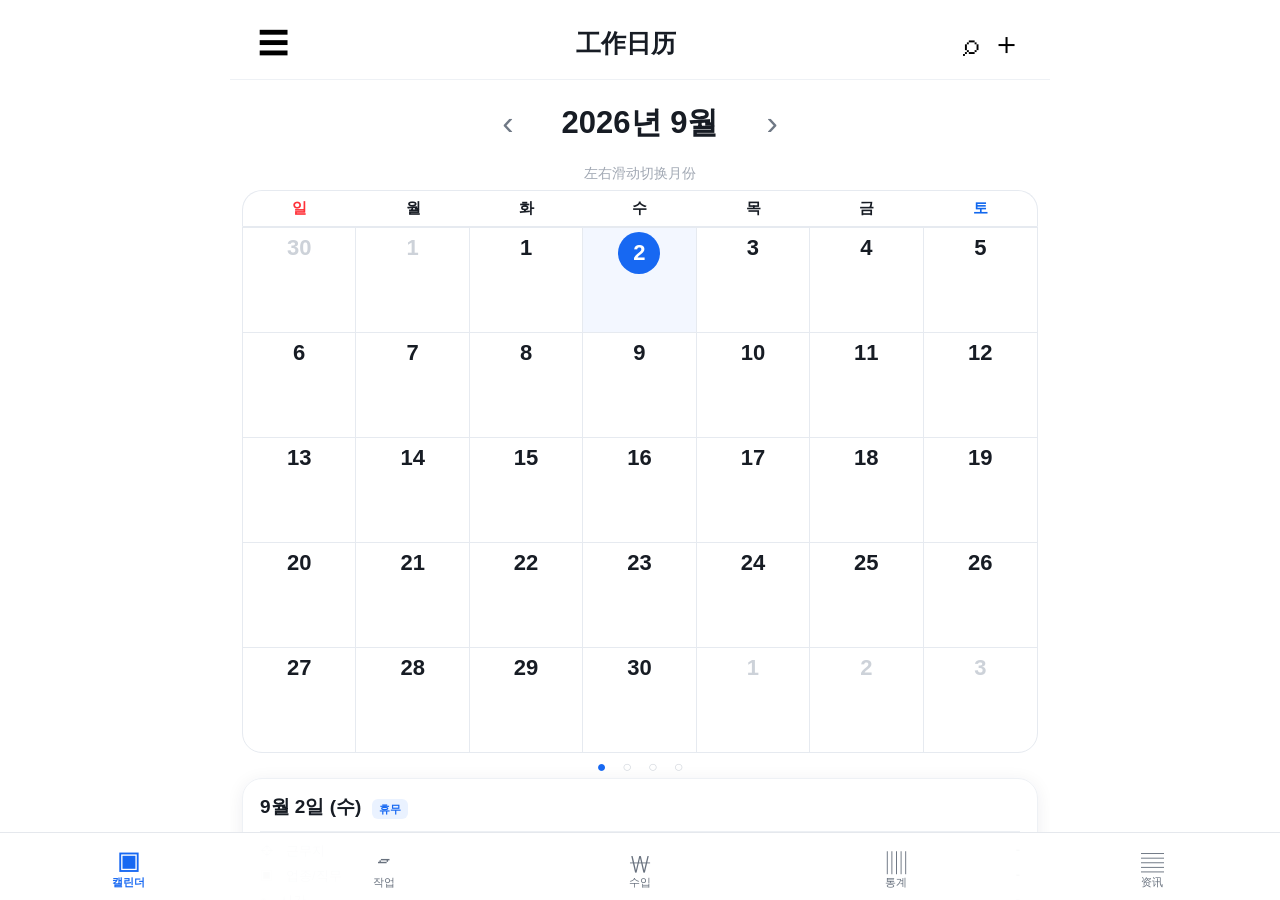
<file: index.html>
<!doctype html>
<html lang="ko">
<head>
<meta charset="utf-8">
<meta name="viewport" content="width=device-width,initial-scale=1,viewport-fit=cover">
<meta name="theme-color" content="#fff">
<title>工作日历</title>
<style>
*{box-sizing:border-box;-webkit-tap-highlight-color:transparent}
html,body{margin:0;background:#fff;color:#171c24;font-family:-apple-system,BlinkMacSystemFont,"SF Pro Display","Apple SD Gothic Neo","Noto Sans KR",sans-serif}
button,input,textarea{font:inherit}button{border:0;background:none}
.app{height:100dvh;overflow:hidden;max-width:820px;margin:auto;padding-bottom:68px}
.top{height:64px;display:flex;align-items:center;justify-content:space-between;padding:8px 22px 0;border-bottom:1px solid #eef1f5}
.top .title{font-size:25px;font-weight:800}.icon{font-size:31px;line-height:1}
.monthbar{height:68px;display:flex;align-items:center;justify-content:center;gap:42px}
.monthbar button{font-size:34px;color:#6f7885}.month{font-size:31px;font-weight:850}
.hint{text-align:center;color:#a2a9b4;font-size:14px;height:25px}
.week{display:grid;grid-template-columns:repeat(7,1fr);margin:0 12px;border:1px solid #e6eaf0;border-bottom:0;border-radius:20px 20px 0 0}
.week div{text-align:center;padding:8px 0;font-size:15px;font-weight:750}.sun{color:#ff3038}.sat{color:#1268ee}
.calendar{display:grid;grid-template-columns:repeat(7,1fr);margin:0 12px;border:1px solid #e6eaf0;border-radius:0 0 20px 20px;overflow:hidden}
.day{height:77px;border-right:1px solid #e6eaf0;border-top:1px solid #e6eaf0;text-align:center;padding-top:7px;cursor:pointer}
.day:nth-child(7n){border-right:0}.num{font-size:22px;font-weight:550}.muted .num{color:#cdd2d9}
.selected{background:#f3f7ff}.selected .num{display:flex;width:42px;height:42px;border-radius:50%;background:#1768f2;color:#fff;align-items:center;justify-content:center;margin:-3px auto 0}
.mark{width:42px;height:5px;border-radius:8px;margin:9px auto 4px}.green{background:#1bb65a}.orange{background:#ff9f0a}.pink{background:#ff8d98}
.hours{font-size:12px}.pay{font-size:10px;margin-top:2px}.rest{font-size:11px;color:#1768f2;margin-top:6px}
.pager{text-align:center;color:#d5d9df;font-size:16px;height:25px;padding-top:4px}.pager b{color:#1768f2}
.detail{margin:0 12px;height:192px;padding:15px 17px;border-radius:20px;box-shadow:0 3px 18px #17203312;border:1px solid #eef1f5}
.detailHead{height:38px;display:flex;align-items:start;justify-content:space-between;border-bottom:1px solid #edf0f4}.dateTitle{font-size:19px;font-weight:800}.badge{font-size:11px;background:#eaf2ff;color:#1768f2;border-radius:6px;padding:4px 7px;margin-left:5px}.edit{border:1px solid #e0e5eb;border-radius:8px;padding:5px 9px;font-size:12px}
.info{display:grid;grid-template-columns:1fr auto;gap:7px;padding:10px 0;font-size:13px}.label{color:#68717e}.value{text-align:right;font-weight:600;max-width:210px;white-space:nowrap;overflow:hidden;text-overflow:ellipsis}
.add{width:100%;height:36px;border-radius:8px;background:#1768f2;color:#fff;font-size:14px}
.summary{display:none}
.bottom{position:fixed;bottom:0;left:0;right:0;height:68px;background:rgba(255,255,255,.98);border-top:1px solid #e5e8ed;display:grid;grid-template-columns:repeat(5,1fr);z-index:20}
.nav{text-align:center;color:#68717e;font-size:11px;padding-top:6px}.navIcon{font-size:23px;height:27px}.active{color:#1768f2;font-weight:750}
.modal{position:fixed;inset:0;background:#0005;display:none;align-items:end;z-index:30}.sheet{background:#fff;border-radius:24px 24px 0 0;width:100%;padding:20px 20px 28px}.sheet h2{margin:0 0 15px;font-size:21px}.field{margin:9px 0}.field label{display:block;font-size:12px;color:#68717e;margin-bottom:4px}.field input,.field textarea{width:100%;border:1px solid #dfe4eb;border-radius:9px;padding:9px}.actions{display:flex;gap:8px;margin-top:14px}.actions button{flex:1;height:42px;border-radius:9px}.cancel{background:#eef1f5}.save{background:#1768f2;color:#fff}
@media(min-width:600px){.app{max-width:820px}.day{height:105px}.detail{height:230px}.top{height:80px}.monthbar{height:85px}}
</style>
</head>
<body>
<div class="app">
<header class="top">
<button class="icon" onclick="showMenu()">☰</button>
<div class="title">工作日历</div>
<div><button class="icon" onclick="searchRecords()">⌕</button><button class="icon" onclick="openModal()">＋</button></div>
</header>

<div class="monthbar">
<button onclick="changeMonth(-1)">‹</button>
<div class="month" id="monthTitle"></div>
<button onclick="changeMonth(1)">›</button>
</div>
<div class="hint">左右滑动切换月份</div>

<div class="week"><div class="sun">일</div><div>월</div><div>화</div><div>수</div><div>목</div><div>금</div><div class="sat">토</div></div>
<div class="calendar" id="calendar"></div>
<div class="pager"><b>●</b>　○　○　○</div>
<div class="detail" id="detail"></div>

<div id="workPage" class="page"></div>
<div id="incomePage" class="page"></div>
<div id="statsPage" class="page"></div>
<div id="newsPage" class="page">
<h2>资讯</h2>
<div class="card"><b>工作日历</b><div style="color:#68717e;margin-top:8px;font-size:13px">记录工作日期 工时和收入 方便查看每月工作情况</div></div>
<div class="card"><b>使用提示</b><div style="color:#68717e;margin-top:8px;font-size:13px">点击日期查看详情 点击右上角＋添加记录 左右滑动切换月份</div></div>
</div>
</div>

<nav class="bottom">
<button class="nav active" onclick="showPage('calendar',this)"><div class="navIcon">▣</div>캘린더</button>
<button class="nav" onclick="showPage('work',this)"><div class="navIcon">▱</div>작업</button>
<button class="nav" onclick="showPage('income',this)"><div class="navIcon">₩</div>수입</button>
<button class="nav" onclick="showPage('stats',this)"><div class="navIcon">▥</div>통계</button>
<button class="nav" onclick="showPage('news',this)"><div class="navIcon">▤</div>资讯</button>
</nav>

<div class="modal" id="modal" onclick="if(event.target===this)closeModal()">
<div class="sheet">
<h2>작업 기록</h2>
<div class="field"><label>날짜</label><input id="fDate" type="date"></div>
<div class="field"><label>근무지</label><input id="fPlace" placeholder="근무지"></div>
<div class="field"><label>업종 / 직무</label><input id="fJob" placeholder="업종 / 직무"></div>
<div class="field"><label>시간</label><input id="fHours" type="number" step=".5" placeholder="8"></div>
<div class="field"><label>수입</label><input id="fIncome" type="number" placeholder="150000"></div>
<div class="field"><label>메모</label><textarea id="fMemo" rows="2"></textarea></div>
<div class="actions"><button class="cancel" onclick="closeModal()">취소</button><button class="save" onclick="saveRecord()">저장</button></div>
</div></div>

<script>
const KEY='workCalendarDataV2';
let data=JSON.parse(localStorage.getItem(KEY)||'{}');
let current=new Date(2026,8,1),selected='2026-09-02';
const pad=n=>String(n).padStart(2,'0');
const iso=(y,m,d)=>`${y}-${pad(m+1)}-${pad(d)}`;
function persist(){localStorage.setItem(KEY,JSON.stringify(data))}

function showPage(page,btn){
  document.querySelectorAll('.page').forEach(x=>x.classList.remove('activePage'));
  document.getElementById('workPage').style.display='none';
  document.getElementById('incomePage').style.display='none';
  document.getElementById('statsPage').style.display='none';
  document.getElementById('newsPage').style.display='none';
  document.querySelector('.monthbar').style.display='flex'; document.querySelector('.hint').style.display='block'; document.querySelector('.week').style.display='grid'; document.getElementById('calendar').style.display='grid'; document.querySelector('.pager').style.display='block'; document.getElementById('detail').style.display='block';
  document.querySelectorAll('.nav').forEach(x=>x.classList.remove('active'));
  btn.classList.add('active');

  if(page==='calendar'){
    render(); renderDetail();
    return;
  }
  document.querySelector('.monthbar').style.display='none'; document.querySelector('.hint').style.display='none'; document.querySelector('.week').style.display='none'; document.getElementById('calendar').style.display='none'; document.querySelector('.pager').style.display='none'; document.getElementById('detail').style.display='none';
  const el=document.getElementById(page+'Page');
  el.style.display='block';
  if(page==='work') renderWorkPage();
  if(page==='income') renderIncomePage();
  if(page==='stats') renderStatsPage();
  if(page==='news') el.classList.add('activePage');
}
function records(){
  return Object.entries(data).sort((a,b)=>a[0].localeCompare(b[0]));
}
function renderWorkPage(){
  const el=document.getElementById('workPage');
  const rs=records().filter(([k,r])=>r.hours>0);
  el.innerHTML='<h2>工作记录</h2>'+(rs.length?rs.map(([k,r])=>`<div class="card"><div class="row"><b>${k}</b><b>${r.hours||0}h</b></div><div class="row"><span>${r.place||'-'} · ${r.job||'-'}</span><span>₩${Number(r.income||0).toLocaleString()}</span></div><div style="text-align:right;margin-top:8px"><button class="edit" onclick="openModal('${k}')">✎ 修改</button></div></div>`).join(''):'<div class="empty">还没有工作记录</div>');
}
function renderIncomePage(){
  const el=document.getElementById('incomePage');
  const rs=records();
  const total=rs.reduce((s,[k,r])=>s+Number(r.income||0),0);
  el.innerHTML=`<h2>收入</h2><div class="card"><div style="font-size:13px;color:#68717e">累计收入</div><div style="font-size:30px;font-weight:800;margin-top:5px">₩${total.toLocaleString()}</div></div>`+
  (rs.length?rs.map(([k,r])=>`<div class="card"><div class="row"><span>${k}</span><b>₩${Number(r.income||0).toLocaleString()}</b></div></div>`).join(''):'<div class="empty">还没有收入记录</div>');
}
function renderStatsPage(){
  const el=document.getElementById('statsPage');
  const rs=records();
  const days=rs.filter(([k,r])=>r.hours>0).length;
  const hours=rs.reduce((s,[k,r])=>s+Number(r.hours||0),0);
  const income=rs.reduce((s,[k,r])=>s+Number(r.income||0),0);
  const avg=days?income/days:0;
  el.innerHTML=`<h2>统计</h2><div class="card">
  <div class="row"><span>工作天数</span><b>${days} 天</b></div>
  <div class="row"><span>总工时</span><b>${hours} h</b></div>
  <div class="row"><span>总收入</span><b>₩${income.toLocaleString()}</b></div>
  <div class="row"><span>平均每天收入</span><b>₩${Math.round(avg).toLocaleString()}</b></div>
  </div>`;
}
function showMenu(){
  alert('工作日历\\n\\n点击日期查看工作详情\\n点击右上角＋添加工作\\n左右滑动切换月份');
}
function searchRecords(){
  const q=prompt('搜索工作地点或职业');
  if(!q)return;
  const hit=records().filter(([k,r])=>`${k} ${r.place||''} ${r.job||''} ${r.memo||''}`.toLowerCase().includes(q.toLowerCase()));
  if(!hit.length){alert('没有找到记录');return;}
  alert(hit.map(([k,r])=>`${k}  ${r.place||'-'}  ${r.job||'-'}  ${r.hours||0}h  ₩${Number(r.income||0).toLocaleString()}`).join('\\n'));
}

function render(){
 const y=current.getFullYear(),m=current.getMonth();
 document.getElementById('monthTitle').textContent=`${y}년 ${m+1}월`;
 const cal=document.getElementById('calendar');cal.innerHTML='';
 const first=new Date(y,m,1).getDay(),days=new Date(y,m+1,0).getDate();
 const total=Math.ceil((first+days)/7)*7;
 for(let i=0;i<total;i++){
  let d=i-first+1,yy=y,mm=m,muted=false;
  if(d<1){d+=new Date(y,m,0).getDate();mm--;muted=true}
  if(d>days){d-=days;mm++;muted=true}
  if(mm<0){mm=11;yy--} if(mm>11){mm=0;yy++}
  const k=iso(yy,mm,d),r=data[k];
  const el=document.createElement('div');el.className='day '+(muted?'muted ':'')+(k===selected?'selected':'');
  let mark=r&&r.hours>0?`<div class="mark ${r.hours>=8?'green':r.hours>=4?'orange':'pink'}"></div><div class="hours">${r.hours}h</div>${r.income?`<div class="pay">₩${Number(r.income).toLocaleString()}</div>`:''}`:'';
  if(r&&r.hours===0)mark='<div class="rest">휴무</div>';
  el.innerHTML=`<div class="num">${d}</div>${mark}`;
  el.onclick=()=>{selected=k;render();renderDetail()};
  cal.appendChild(el);
 }
}
function renderDetail(){
 const r=data[selected],d=new Date(selected+'T00:00:00');
 const week=['일','월','화','수','목','금','토'][d.getDay()];
 document.getElementById('detail').innerHTML=`
 <div class="detailHead"><div class="dateTitle">${d.getMonth()+1}월 ${d.getDate()}일 (${week})${r?'':' <span class="badge">휴무</span>'}</div>
 ${r?'<button class="edit" onclick="openModal(selected)">✎ 수정</button>':''}</div>
 <div class="info">
 <div class="label">⌖　근무지</div><div class="value">${r?.place||'-'}</div>
 <div class="label">▣　업종/직무</div><div class="value">${r?.job||'-'}</div>
 <div class="label">◷　시간</div><div class="value">${r?.hours?r.hours+'h':'-'}</div>
 <div class="label">₩　수입</div><div class="value">₩${Number(r?.income||0).toLocaleString()}</div>
 <div class="label">▤　메모</div><div class="value">${r?.memo||'메모가 없습니다'}</div>
 </div>
 <button class="add" onclick="openModal()">＋ 작업 기록 추가</button>`;
}
function changeMonth(n){
 current.setMonth(current.getMonth()+n);
 selected=iso(current.getFullYear(),current.getMonth(),1);
 render();renderDetail();
}
function openModal(k){
 document.getElementById('modal').style.display='flex';
 const r=data[k||selected];
 fDate.value=k||selected;fPlace.value=r?.place||'';fJob.value=r?.job||'';fHours.value=r?.hours||'';fIncome.value=r?.income||'';fMemo.value=r?.memo||'';
}
function closeModal(){document.getElementById('modal').style.display='none'}
function saveRecord(){
 const k=fDate.value;if(!k)return;
 data[k]={place:fPlace.value,job:fJob.value,hours:Number(fHours.value||0),income:Number(fIncome.value||0),memo:fMemo.value};
 selected=k;current=new Date(k+'T00:00:00');current.setDate(1);persist();closeModal();render();renderDetail();
}
render();renderDetail();
let startX=0;
document.addEventListener('touchstart',e=>startX=e.touches[0].clientX,{passive:true});
document.addEventListener('touchend',e=>{const dx=e.changedTouches[0].clientX-startX;if(Math.abs(dx)>70)changeMonth(dx<0?1:-1)},{passive:true});
</script>
</body>
</html>
</file>
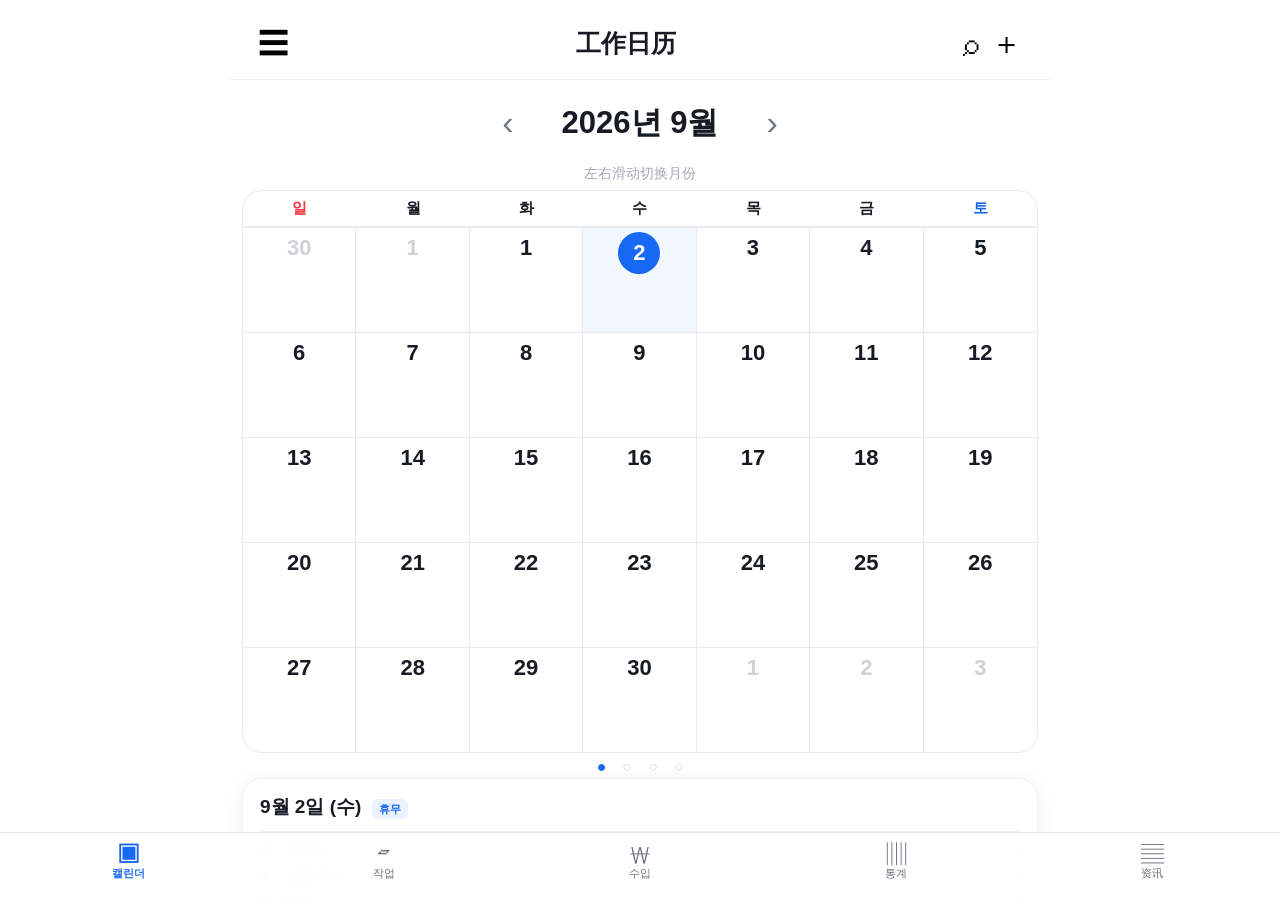
<file: work-calendar-fit-one-screen.html>
<!doctype html>
<html lang="ko">
<head>
<meta charset="utf-8">
<meta name="viewport" content="width=device-width,initial-scale=1,viewport-fit=cover">
<meta name="theme-color" content="#fff">
<title>工作日历</title>
<style>
*{box-sizing:border-box;-webkit-tap-highlight-color:transparent}
html,body{margin:0;background:#fff;color:#171c24;font-family:-apple-system,BlinkMacSystemFont,"SF Pro Display","Apple SD Gothic Neo","Noto Sans KR",sans-serif}
button,input,textarea{font:inherit}button{border:0;background:none}
.app{height:100dvh;overflow:hidden;max-width:820px;margin:auto;padding-bottom:68px}
.top{height:64px;display:flex;align-items:center;justify-content:space-between;padding:8px 22px 0;border-bottom:1px solid #eef1f5}
.top .title{font-size:25px;font-weight:800}.icon{font-size:31px;line-height:1}
.monthbar{height:68px;display:flex;align-items:center;justify-content:center;gap:42px}
.monthbar button{font-size:34px;color:#6f7885}.month{font-size:31px;font-weight:850}
.hint{text-align:center;color:#a2a9b4;font-size:14px;height:25px}
.week{display:grid;grid-template-columns:repeat(7,1fr);margin:0 12px;border:1px solid #e6eaf0;border-bottom:0;border-radius:20px 20px 0 0}
.week div{text-align:center;padding:8px 0;font-size:15px;font-weight:750}.sun{color:#ff3038}.sat{color:#1268ee}
.calendar{display:grid;grid-template-columns:repeat(7,1fr);margin:0 12px;border:1px solid #e6eaf0;border-radius:0 0 20px 20px;overflow:hidden}
.day{height:77px;border-right:1px solid #e6eaf0;border-top:1px solid #e6eaf0;text-align:center;padding-top:7px;cursor:pointer}
.day:nth-child(7n){border-right:0}.num{font-size:22px;font-weight:550}.muted .num{color:#cdd2d9}
.selected{background:#f3f7ff}.selected .num{display:flex;width:42px;height:42px;border-radius:50%;background:#1768f2;color:#fff;align-items:center;justify-content:center;margin:-3px auto 0}
.mark{width:42px;height:5px;border-radius:8px;margin:9px auto 4px}.green{background:#1bb65a}.orange{background:#ff9f0a}.pink{background:#ff8d98}
.hours{font-size:12px}.pay{font-size:10px;margin-top:2px}.rest{font-size:11px;color:#1768f2;margin-top:6px}
.pager{text-align:center;color:#d5d9df;font-size:16px;height:25px;padding-top:4px}.pager b{color:#1768f2}
.detail{margin:0 12px;height:192px;padding:15px 17px;border-radius:20px;box-shadow:0 3px 18px #17203312;border:1px solid #eef1f5}
.detailHead{height:38px;display:flex;align-items:start;justify-content:space-between;border-bottom:1px solid #edf0f4}.dateTitle{font-size:19px;font-weight:800}.badge{font-size:11px;background:#eaf2ff;color:#1768f2;border-radius:6px;padding:4px 7px;margin-left:5px}.edit{border:1px solid #e0e5eb;border-radius:8px;padding:5px 9px;font-size:12px}
.info{display:grid;grid-template-columns:1fr auto;gap:7px;padding:10px 0;font-size:13px}.label{color:#68717e}.value{text-align:right;font-weight:600;max-width:210px;white-space:nowrap;overflow:hidden;text-overflow:ellipsis}
.add{width:100%;height:36px;border-radius:8px;background:#1768f2;color:#fff;font-size:14px}
.summary{display:none}
.bottom{position:fixed;bottom:0;left:0;right:0;height:68px;background:rgba(255,255,255,.98);border-top:1px solid #e5e8ed;display:grid;grid-template-columns:repeat(5,1fr);z-index:20}
.nav{text-align:center;color:#68717e;font-size:11px;padding-top:6px}.navIcon{font-size:23px;height:27px}.active{color:#1768f2;font-weight:750}
.modal{position:fixed;inset:0;background:#0005;display:none;align-items:end;z-index:30}.sheet{background:#fff;border-radius:24px 24px 0 0;width:100%;padding:20px 20px 28px}.sheet h2{margin:0 0 15px;font-size:21px}.field{margin:9px 0}.field label{display:block;font-size:12px;color:#68717e;margin-bottom:4px}.field input,.field textarea{width:100%;border:1px solid #dfe4eb;border-radius:9px;padding:9px}.actions{display:flex;gap:8px;margin-top:14px}.actions button{flex:1;height:42px;border-radius:9px}.cancel{background:#eef1f5}.save{background:#1768f2;color:#fff}
@media(min-width:600px){.app{max-width:820px}.day{height:105px}.detail{height:230px}.top{height:80px}.monthbar{height:85px}}
</style>
</head>
<body>
<div class="app">
<header class="top">
<button class="icon" onclick="alert('메뉴')">☰</button>
<div class="title">工作日历</div>
<div><button class="icon" onclick="alert('搜索')">⌕</button><button class="icon" onclick="openModal()">＋</button></div>
</header>

<div class="monthbar">
<button onclick="changeMonth(-1)">‹</button>
<div class="month" id="monthTitle"></div>
<button onclick="changeMonth(1)">›</button>
</div>
<div class="hint">左右滑动切换月份</div>

<div class="week"><div class="sun">일</div><div>월</div><div>화</div><div>수</div><div>목</div><div>금</div><div class="sat">토</div></div>
<div class="calendar" id="calendar"></div>
<div class="pager"><b>●</b>　○　○　○</div>
<div class="detail" id="detail"></div>
</div>

<nav class="bottom">
<div class="nav active"><div class="navIcon">▣</div>캘린더</div>
<div class="nav"><div class="navIcon">▱</div>작업</div>
<div class="nav"><div class="navIcon">₩</div>수입</div>
<div class="nav"><div class="navIcon">▥</div>통계</div>
<div class="nav"><div class="navIcon">▤</div>资讯</div>
</nav>

<div class="modal" id="modal" onclick="if(event.target===this)closeModal()">
<div class="sheet">
<h2>작업 기록</h2>
<div class="field"><label>날짜</label><input id="fDate" type="date"></div>
<div class="field"><label>근무지</label><input id="fPlace" placeholder="근무지"></div>
<div class="field"><label>업종 / 직무</label><input id="fJob" placeholder="업종 / 직무"></div>
<div class="field"><label>시간</label><input id="fHours" type="number" step=".5" placeholder="8"></div>
<div class="field"><label>수입</label><input id="fIncome" type="number" placeholder="150000"></div>
<div class="field"><label>메모</label><textarea id="fMemo" rows="2"></textarea></div>
<div class="actions"><button class="cancel" onclick="closeModal()">취소</button><button class="save" onclick="saveRecord()">저장</button></div>
</div></div>

<script>
const KEY='workCalendarDataV2';
let data=JSON.parse(localStorage.getItem(KEY)||'{}');
let current=new Date(2026,8,1),selected='2026-09-02';
const pad=n=>String(n).padStart(2,'0');
const iso=(y,m,d)=>`${y}-${pad(m+1)}-${pad(d)}`;
function persist(){localStorage.setItem(KEY,JSON.stringify(data))}
function render(){
 const y=current.getFullYear(),m=current.getMonth();
 document.getElementById('monthTitle').textContent=`${y}년 ${m+1}월`;
 const cal=document.getElementById('calendar');cal.innerHTML='';
 const first=new Date(y,m,1).getDay(),days=new Date(y,m+1,0).getDate();
 const total=Math.ceil((first+days)/7)*7;
 for(let i=0;i<total;i++){
  let d=i-first+1,yy=y,mm=m,muted=false;
  if(d<1){d+=new Date(y,m,0).getDate();mm--;muted=true}
  if(d>days){d-=days;mm++;muted=true}
  if(mm<0){mm=11;yy--} if(mm>11){mm=0;yy++}
  const k=iso(yy,mm,d),r=data[k];
  const el=document.createElement('div');el.className='day '+(muted?'muted ':'')+(k===selected?'selected':'');
  let mark=r&&r.hours>0?`<div class="mark ${r.hours>=8?'green':r.hours>=4?'orange':'pink'}"></div><div class="hours">${r.hours}h</div>${r.income?`<div class="pay">₩${Number(r.income).toLocaleString()}</div>`:''}`:'';
  if(r&&r.hours===0)mark='<div class="rest">휴무</div>';
  el.innerHTML=`<div class="num">${d}</div>${mark}`;
  el.onclick=()=>{selected=k;render();renderDetail()};
  cal.appendChild(el);
 }
}
function renderDetail(){
 const r=data[selected],d=new Date(selected+'T00:00:00');
 const week=['일','월','화','수','목','금','토'][d.getDay()];
 document.getElementById('detail').innerHTML=`
 <div class="detailHead"><div class="dateTitle">${d.getMonth()+1}월 ${d.getDate()}일 (${week})${r?'':' <span class="badge">휴무</span>'}</div>
 ${r?'<button class="edit" onclick="openModal(selected)">✎ 수정</button>':''}</div>
 <div class="info">
 <div class="label">⌖　근무지</div><div class="value">${r?.place||'-'}</div>
 <div class="label">▣　업종/직무</div><div class="value">${r?.job||'-'}</div>
 <div class="label">◷　시간</div><div class="value">${r?.hours?r.hours+'h':'-'}</div>
 <div class="label">₩　수입</div><div class="value">₩${Number(r?.income||0).toLocaleString()}</div>
 <div class="label">▤　메모</div><div class="value">${r?.memo||'메모가 없습니다'}</div>
 </div>
 <button class="add" onclick="openModal()">＋ 작업 기록 추가</button>`;
}
function changeMonth(n){
 current.setMonth(current.getMonth()+n);
 selected=iso(current.getFullYear(),current.getMonth(),1);
 render();renderDetail();
}
function openModal(k){
 document.getElementById('modal').style.display='flex';
 const r=data[k||selected];
 fDate.value=k||selected;fPlace.value=r?.place||'';fJob.value=r?.job||'';fHours.value=r?.hours||'';fIncome.value=r?.income||'';fMemo.value=r?.memo||'';
}
function closeModal(){document.getElementById('modal').style.display='none'}
function saveRecord(){
 const k=fDate.value;if(!k)return;
 data[k]={place:fPlace.value,job:fJob.value,hours:Number(fHours.value||0),income:Number(fIncome.value||0),memo:fMemo.value};
 selected=k;current=new Date(k+'T00:00:00');current.setDate(1);persist();closeModal();render();renderDetail();
}
render();renderDetail();
let startX=0;
document.addEventListener('touchstart',e=>startX=e.touches[0].clientX,{passive:true});
document.addEventListener('touchend',e=>{const dx=e.changedTouches[0].clientX-startX;if(Math.abs(dx)>70)changeMonth(dx<0?1:-1)},{passive:true});
</script>
</body>
</html>
</file>
